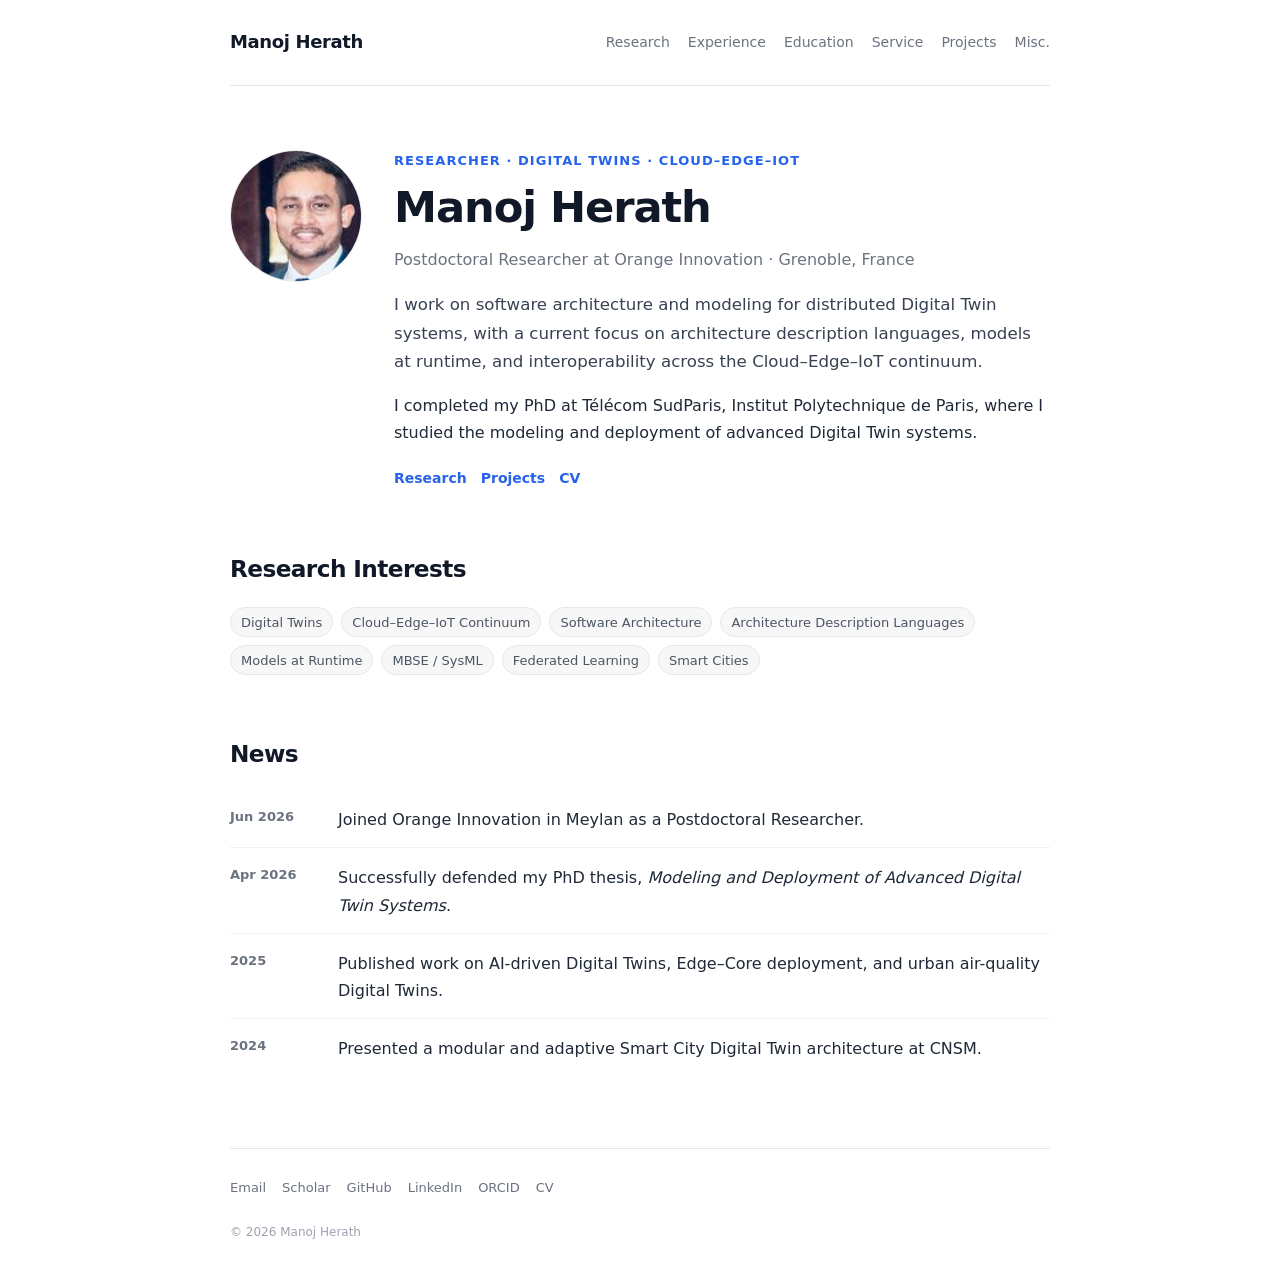
<file: index.html>
<!doctype html>
<html lang="en">
  <head>
    <meta charset="UTF-8" />
    <meta name="viewport" content="width=device-width, initial-scale=1.0" />
    <meta
      name="description"
      content="Home — Manoj Herath, Postdoctoral Researcher at Orange Innovation."
    />
    <title>Home | Manoj Herath</title>
    <link rel="stylesheet" href="style.css" />
  </head>
  <body>
    <div class="page">
      <header class="topbar">
        <a class="brand" href="index.html">Manoj Herath</a>
        <nav>
          <a href="research.html">Research</a>
          <a href="experience.html">Experience</a>
          <a href="education.html">Education</a>
          <a href="service.html">Service</a>
          <a href="projects.html">Projects</a>
          <a href="misc.html">Misc.</a>
        </nav>
      </header>
      <main>
        <section class="intro-grid">
          <img
            src="profile.jpg"
            alt="Portrait of Manoj Herath"
            class="profile-photo"
          />

          <div>
            <p class="eyebrow">Researcher · Digital Twins · Cloud–Edge–IoT</p>
            <h1>Manoj Herath</h1>
            <p class="role">
              Postdoctoral Researcher at Orange Innovation · Grenoble, France
            </p>

            <p class="lead">
              I work on software architecture and modeling for distributed
              Digital Twin systems, with a current focus on architecture
              description languages, models at runtime, and interoperability
              across the Cloud–Edge–IoT continuum.
            </p>

            <p>
              I completed my PhD at Télécom SudParis, Institut Polytechnique de
              Paris, where I studied the modeling and deployment of advanced
              Digital Twin systems.
            </p>

            <div class="quick-links">
              <a href="research.html">Research</a>
              <a href="projects.html">Projects</a>
              <a href="CV_Manoj.pdf" target="_blank" rel="noopener noreferrer"
                >CV</a
              >
            </div>
          </div>
        </section>

        <section>
          <h2>Research Interests</h2>
          <div class="tags">
            <span class="tag">Digital Twins</span>
            <span class="tag">Cloud–Edge–IoT Continuum</span>
            <span class="tag">Software Architecture</span>
            <span class="tag">Architecture Description Languages</span>
            <span class="tag">Models at Runtime</span>
            <span class="tag">MBSE / SysML</span>
            <span class="tag">Federated Learning</span>
            <span class="tag">Smart Cities</span>
          </div>
        </section>

        <section>
          <h2>News</h2>
          <div class="news-list">
            <div class="news-item">
              <span class="news-date">Jun 2026</span>
              <p>
                Joined Orange Innovation in Meylan as a Postdoctoral Researcher.
              </p>
            </div>
            <div class="news-item">
              <span class="news-date">Apr 2026</span>
              <p>
                Successfully defended my PhD thesis,
                <em>Modeling and Deployment of Advanced Digital Twin Systems</em
                >.
              </p>
            </div>
            <div class="news-item">
              <span class="news-date">2025</span>
              <p>
                Published work on AI-driven Digital Twins, Edge–Core deployment,
                and urban air-quality Digital Twins.
              </p>
            </div>
            <div class="news-item">
              <span class="news-date">2024</span>
              <p>
                Presented a modular and adaptive Smart City Digital Twin
                architecture at CNSM.
              </p>
            </div>
          </div>
        </section>
      </main>
      <footer>
        <a href="mailto:hcmherath@gmail.com">Email</a>
        <a
          href="https://scholar.google.com/citations?user=vUGQpaoAAAAJ&amp;hl=en"
          target="_blank"
          rel="noopener noreferrer"
          >Scholar</a
        >
        <a
          href="https://github.com/manojherath"
          target="_blank"
          rel="noopener noreferrer"
          >GitHub</a
        >
        <a
          href="https://www.linkedin.com/in/manoj-herath-5857ba28/"
          target="_blank"
          rel="noopener noreferrer"
          >LinkedIn</a
        >
        <a
          href="https://orcid.org/0000-0001-5256-8552"
          target="_blank"
          rel="noopener noreferrer"
          >ORCID</a
        >
        <a href="CV_Manoj.pdf" target="_blank" rel="noopener noreferrer">CV</a>
        <p class="footer-copy">© 2026 Manoj Herath</p>
      </footer>
    </div>
  </body>
</html>
</file>
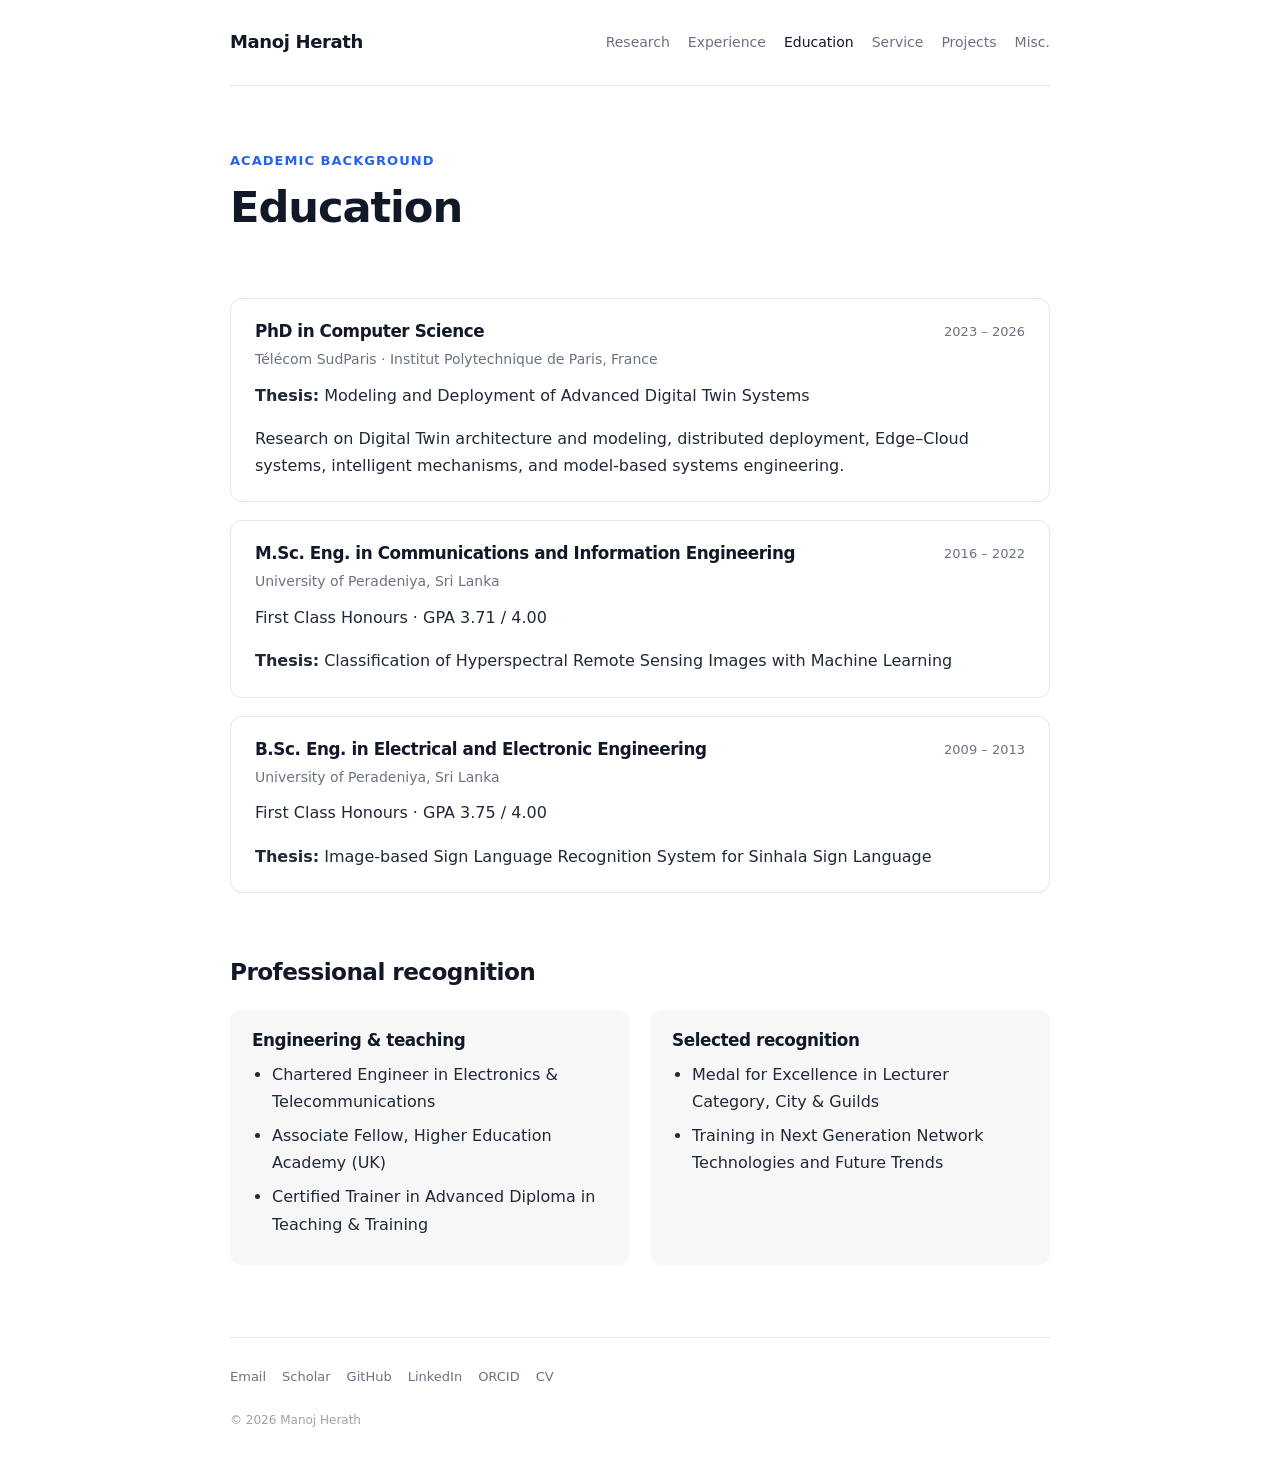
<file: education.html>
<!doctype html>
<html lang="en">
<head>
  <meta charset="UTF-8" />
  <meta name="viewport" content="width=device-width, initial-scale=1.0" />
  <meta name="description" content="Education — Manoj Herath, Postdoctoral Researcher at Orange Innovation." />
  <title>Education | Manoj Herath</title>
  <link rel="stylesheet" href="style.css" />
</head>
<body>
  <div class="page">
    <header class="topbar">
  <a class="brand" href="index.html">Manoj Herath</a>
  <nav>
    <a href="research.html">Research</a>
    <a href="experience.html">Experience</a>
    <a href="education.html" aria-current="page">Education</a>
    <a href="service.html">Service</a>
    <a href="projects.html">Projects</a>
    <a href="misc.html">Misc.</a>
  </nav>
</header>
    <main>

      <section>
        <p class="eyebrow">Academic background</p>
        <h1>Education</h1>
      </section>

      <section class="card-list">

        <article class="card">
          <div class="card-header">
            <div>
              <h3>PhD in Computer Science</h3>
              <p class="meta">Télécom SudParis · Institut Polytechnique de Paris, France</p>
            </div>
            <span class="card-period">2023 – 2026</span>
          </div>
          <p><strong>Thesis:</strong> Modeling and Deployment of Advanced Digital Twin Systems</p>
          <p>
            Research on Digital Twin architecture and modeling, distributed deployment,
            Edge–Cloud systems, intelligent mechanisms, and model-based systems engineering.
          </p>
        </article>

        <article class="card">
          <div class="card-header">
            <div>
              <h3>M.Sc. Eng. in Communications and Information Engineering</h3>
              <p class="meta">University of Peradeniya, Sri Lanka</p>
            </div>
            <span class="card-period">2016 – 2022</span>
          </div>
          <p>First Class Honours · GPA 3.71 / 4.00</p>
          <p><strong>Thesis:</strong> Classification of Hyperspectral Remote Sensing Images with Machine Learning</p>
        </article>

        <article class="card">
          <div class="card-header">
            <div>
              <h3>B.Sc. Eng. in Electrical and Electronic Engineering</h3>
              <p class="meta">University of Peradeniya, Sri Lanka</p>
            </div>
            <span class="card-period">2009 – 2013</span>
          </div>
          <p>First Class Honours · GPA 3.75 / 4.00</p>
          <p><strong>Thesis:</strong> Image-based Sign Language Recognition System for Sinhala Sign Language</p>
        </article>

      </section>

      <section>
        <h2>Professional recognition</h2>
        <div class="two-column">
          <div class="info-box">
            <h3>Engineering & teaching</h3>
            <ul class="clean-list">
              <li>Chartered Engineer in Electronics & Telecommunications</li>
              <li>Associate Fellow, Higher Education Academy (UK)</li>
              <li>Certified Trainer in Advanced Diploma in Teaching & Training</li>
            </ul>
          </div>
          <div class="info-box">
            <h3>Selected recognition</h3>
            <ul class="clean-list">
              <li>Medal for Excellence in Lecturer Category, City & Guilds</li>
              <li>Training in Next Generation Network Technologies and Future Trends</li>
            </ul>
          </div>
        </div>
      </section>

    </main>
    <footer>
  <a href="mailto:hcmherath@gmail.com">Email</a>
  <a href="https://scholar.google.com/citations?user=vUGQpaoAAAAJ&amp;hl=en" target="_blank" rel="noopener noreferrer">Scholar</a>
  <a href="https://github.com/manojherath" target="_blank" rel="noopener noreferrer">GitHub</a>
  <a href="https://www.linkedin.com/in/manoj-herath-5857ba28/" target="_blank" rel="noopener noreferrer">LinkedIn</a>
  <a href="https://orcid.org/0000-0001-5256-8552" target="_blank" rel="noopener noreferrer">ORCID</a>
  <a href="CV_Manoj.pdf" target="_blank" rel="noopener noreferrer">CV</a>
  <p class="footer-copy">© 2026 Manoj Herath</p>
</footer>
  </div>
</body>
</html>
</file>
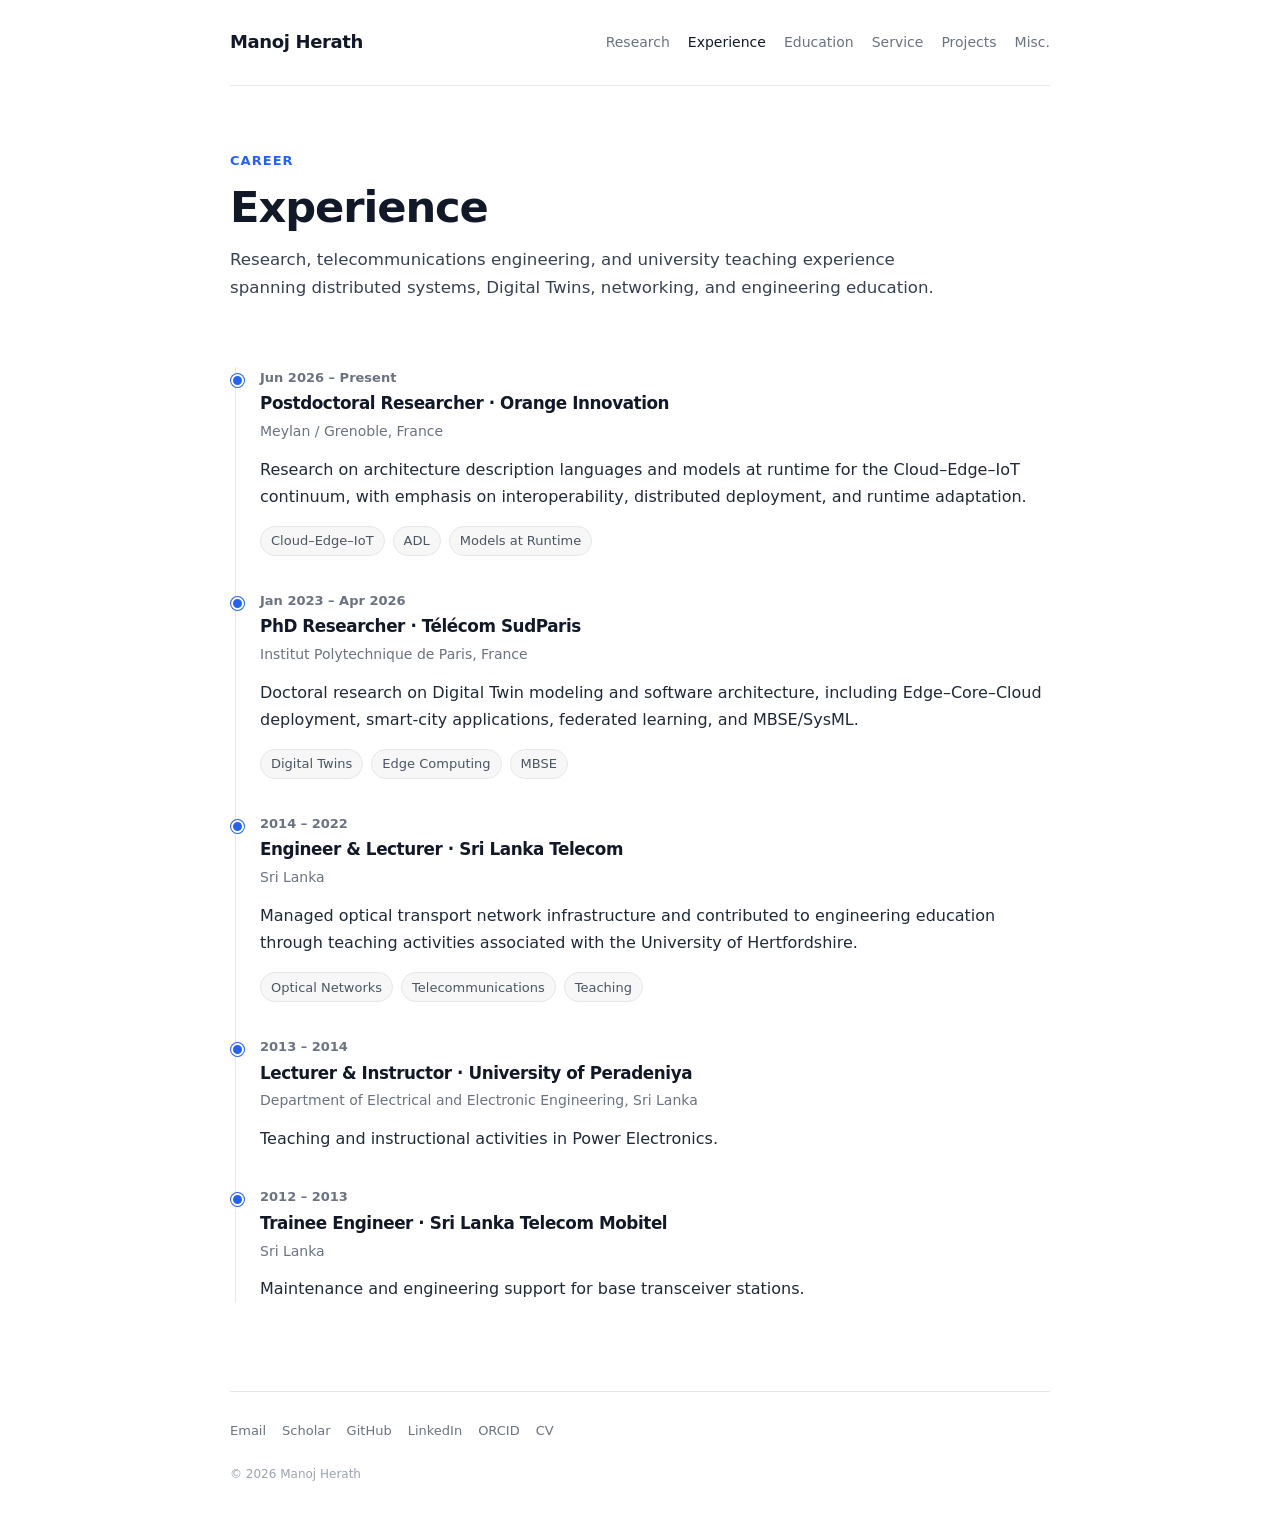
<file: experience.html>
<!doctype html>
<html lang="en">
<head>
  <meta charset="UTF-8" />
  <meta name="viewport" content="width=device-width, initial-scale=1.0" />
  <meta name="description" content="Experience — Manoj Herath, Postdoctoral Researcher at Orange Innovation." />
  <title>Experience | Manoj Herath</title>
  <link rel="stylesheet" href="style.css" />
</head>
<body>
  <div class="page">
    <header class="topbar">
  <a class="brand" href="index.html">Manoj Herath</a>
  <nav>
    <a href="research.html">Research</a>
    <a href="experience.html" aria-current="page">Experience</a>
    <a href="education.html">Education</a>
    <a href="service.html">Service</a>
    <a href="projects.html">Projects</a>
    <a href="misc.html">Misc.</a>
  </nav>
</header>
    <main>

      <section>
        <p class="eyebrow">Career</p>
        <h1>Experience</h1>
        <p class="lead">
          Research, telecommunications engineering, and university teaching experience
          spanning distributed systems, Digital Twins, networking, and engineering education.
        </p>
      </section>

      <section class="timeline">

        <article class="timeline-item">
          <div class="timeline-period">Jun 2026 – Present</div>
          <h3>Postdoctoral Researcher · Orange Innovation</h3>
          <p class="meta">Meylan / Grenoble, France</p>
          <p>
            Research on architecture description languages and models at runtime for the
            Cloud–Edge–IoT continuum, with emphasis on interoperability, distributed
            deployment, and runtime adaptation.
          </p>
          <div class="tags">
            <span class="tag">Cloud–Edge–IoT</span><span class="tag">ADL</span><span class="tag">Models at Runtime</span>
          </div>
        </article>

        <article class="timeline-item">
          <div class="timeline-period">Jan 2023 – Apr 2026</div>
          <h3>PhD Researcher · Télécom SudParis</h3>
          <p class="meta">Institut Polytechnique de Paris, France</p>
          <p>
            Doctoral research on Digital Twin modeling and software architecture, including
            Edge–Core–Cloud deployment, smart-city applications, federated learning,
            and MBSE/SysML.
          </p>
          <div class="tags">
            <span class="tag">Digital Twins</span><span class="tag">Edge Computing</span><span class="tag">MBSE</span>
          </div>
        </article>

        <article class="timeline-item">
          <div class="timeline-period">2014 – 2022</div>
          <h3>Engineer & Lecturer · Sri Lanka Telecom</h3>
          <p class="meta">Sri Lanka</p>
          <p>
            Managed optical transport network infrastructure and contributed to engineering
            education through teaching activities associated with the University of Hertfordshire.
          </p>
          <div class="tags">
            <span class="tag">Optical Networks</span><span class="tag">Telecommunications</span><span class="tag">Teaching</span>
          </div>
        </article>

        <article class="timeline-item">
          <div class="timeline-period">2013 – 2014</div>
          <h3>Lecturer & Instructor · University of Peradeniya</h3>
          <p class="meta">Department of Electrical and Electronic Engineering, Sri Lanka</p>
          <p>Teaching and instructional activities in Power Electronics.</p>
        </article>

        <article class="timeline-item">
          <div class="timeline-period">2012 – 2013</div>
          <h3>Trainee Engineer · Sri Lanka Telecom Mobitel</h3>
          <p class="meta">Sri Lanka</p>
          <p>Maintenance and engineering support for base transceiver stations.</p>
        </article>

      </section>

    </main>
    <footer>
  <a href="mailto:hcmherath@gmail.com">Email</a>
  <a href="https://scholar.google.com/citations?user=vUGQpaoAAAAJ&amp;hl=en" target="_blank" rel="noopener noreferrer">Scholar</a>
  <a href="https://github.com/manojherath" target="_blank" rel="noopener noreferrer">GitHub</a>
  <a href="https://www.linkedin.com/in/manoj-herath-5857ba28/" target="_blank" rel="noopener noreferrer">LinkedIn</a>
  <a href="https://orcid.org/0000-0001-5256-8552" target="_blank" rel="noopener noreferrer">ORCID</a>
  <a href="CV_Manoj.pdf" target="_blank" rel="noopener noreferrer">CV</a>
  <p class="footer-copy">© 2026 Manoj Herath</p>
</footer>
  </div>
</body>
</html>
</file>
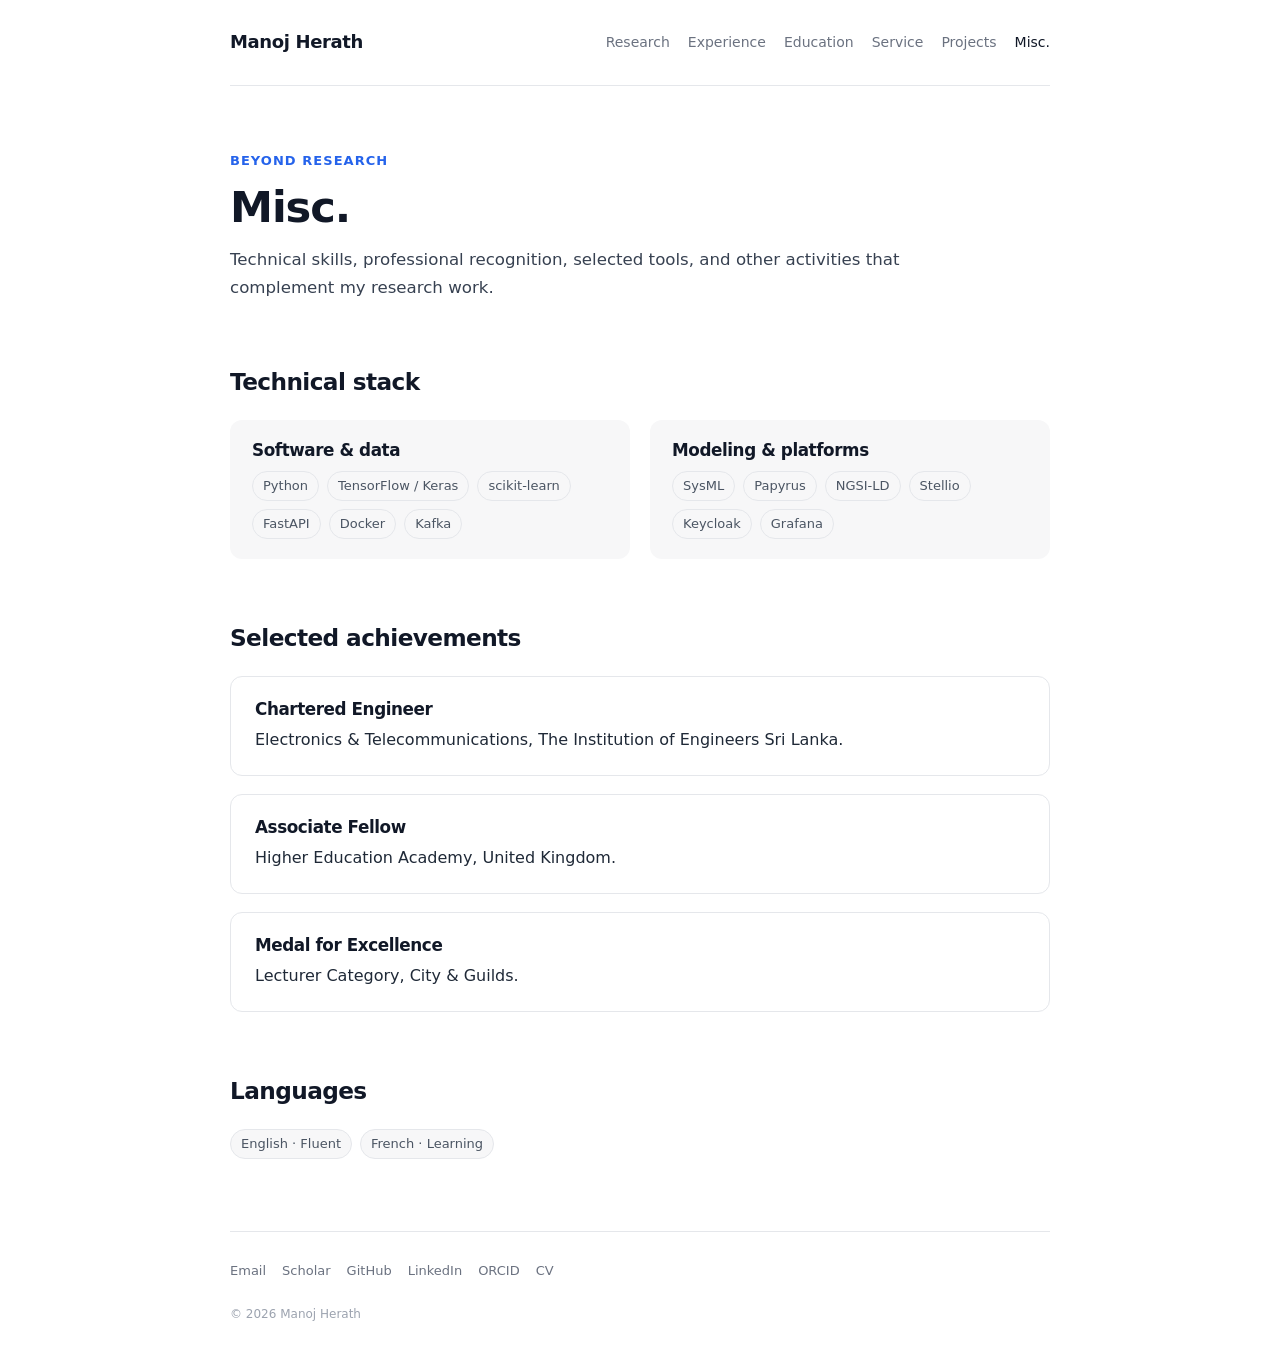
<file: misc.html>
<!doctype html>
<html lang="en">
<head>
  <meta charset="UTF-8" />
  <meta name="viewport" content="width=device-width, initial-scale=1.0" />
  <meta name="description" content="Misc. — Manoj Herath, Postdoctoral Researcher at Orange Innovation." />
  <title>Misc. | Manoj Herath</title>
  <link rel="stylesheet" href="style.css" />
</head>
<body>
  <div class="page">
    <header class="topbar">
  <a class="brand" href="index.html">Manoj Herath</a>
  <nav>
    <a href="research.html">Research</a>
    <a href="experience.html">Experience</a>
    <a href="education.html">Education</a>
    <a href="service.html">Service</a>
    <a href="projects.html">Projects</a>
    <a href="misc.html" aria-current="page">Misc.</a>
  </nav>
</header>
    <main>

      <section>
        <p class="eyebrow">Beyond research</p>
        <h1>Misc.</h1>
        <p class="lead">
          Technical skills, professional recognition, selected tools, and other
          activities that complement my research work.
        </p>
      </section>

      <section>
        <h2>Technical stack</h2>
        <div class="two-column">
          <div class="info-box">
            <h3>Software & data</h3>
            <div class="tags">
              <span class="tag">Python</span><span class="tag">TensorFlow / Keras</span><span class="tag">scikit-learn</span>
              <span class="tag">FastAPI</span><span class="tag">Docker</span><span class="tag">Kafka</span>
            </div>
          </div>
          <div class="info-box">
            <h3>Modeling & platforms</h3>
            <div class="tags">
              <span class="tag">SysML</span><span class="tag">Papyrus</span><span class="tag">NGSI-LD</span>
              <span class="tag">Stellio</span><span class="tag">Keycloak</span><span class="tag">Grafana</span>
            </div>
          </div>
        </div>
      </section>

      <section>
        <h2>Selected achievements</h2>
        <div class="card-list">
          <article class="card">
            <h3>Chartered Engineer</h3>
            <p>Electronics & Telecommunications, The Institution of Engineers Sri Lanka.</p>
          </article>
          <article class="card">
            <h3>Associate Fellow</h3>
            <p>Higher Education Academy, United Kingdom.</p>
          </article>
          <article class="card">
            <h3>Medal for Excellence</h3>
            <p>Lecturer Category, City & Guilds.</p>
          </article>
        </div>
      </section>

      <section>
        <h2>Languages</h2>
        <div class="tags">
          <span class="tag">English · Fluent</span>
          <span class="tag">French · Learning</span>
        </div>
      </section>

    </main>
    <footer>
  <a href="mailto:hcmherath@gmail.com">Email</a>
  <a href="https://scholar.google.com/citations?user=vUGQpaoAAAAJ&amp;hl=en" target="_blank" rel="noopener noreferrer">Scholar</a>
  <a href="https://github.com/manojherath" target="_blank" rel="noopener noreferrer">GitHub</a>
  <a href="https://www.linkedin.com/in/manoj-herath-5857ba28/" target="_blank" rel="noopener noreferrer">LinkedIn</a>
  <a href="https://orcid.org/0000-0001-5256-8552" target="_blank" rel="noopener noreferrer">ORCID</a>
  <a href="CV_Manoj.pdf" target="_blank" rel="noopener noreferrer">CV</a>
  <p class="footer-copy">© 2026 Manoj Herath</p>
</footer>
  </div>
</body>
</html>
</file>
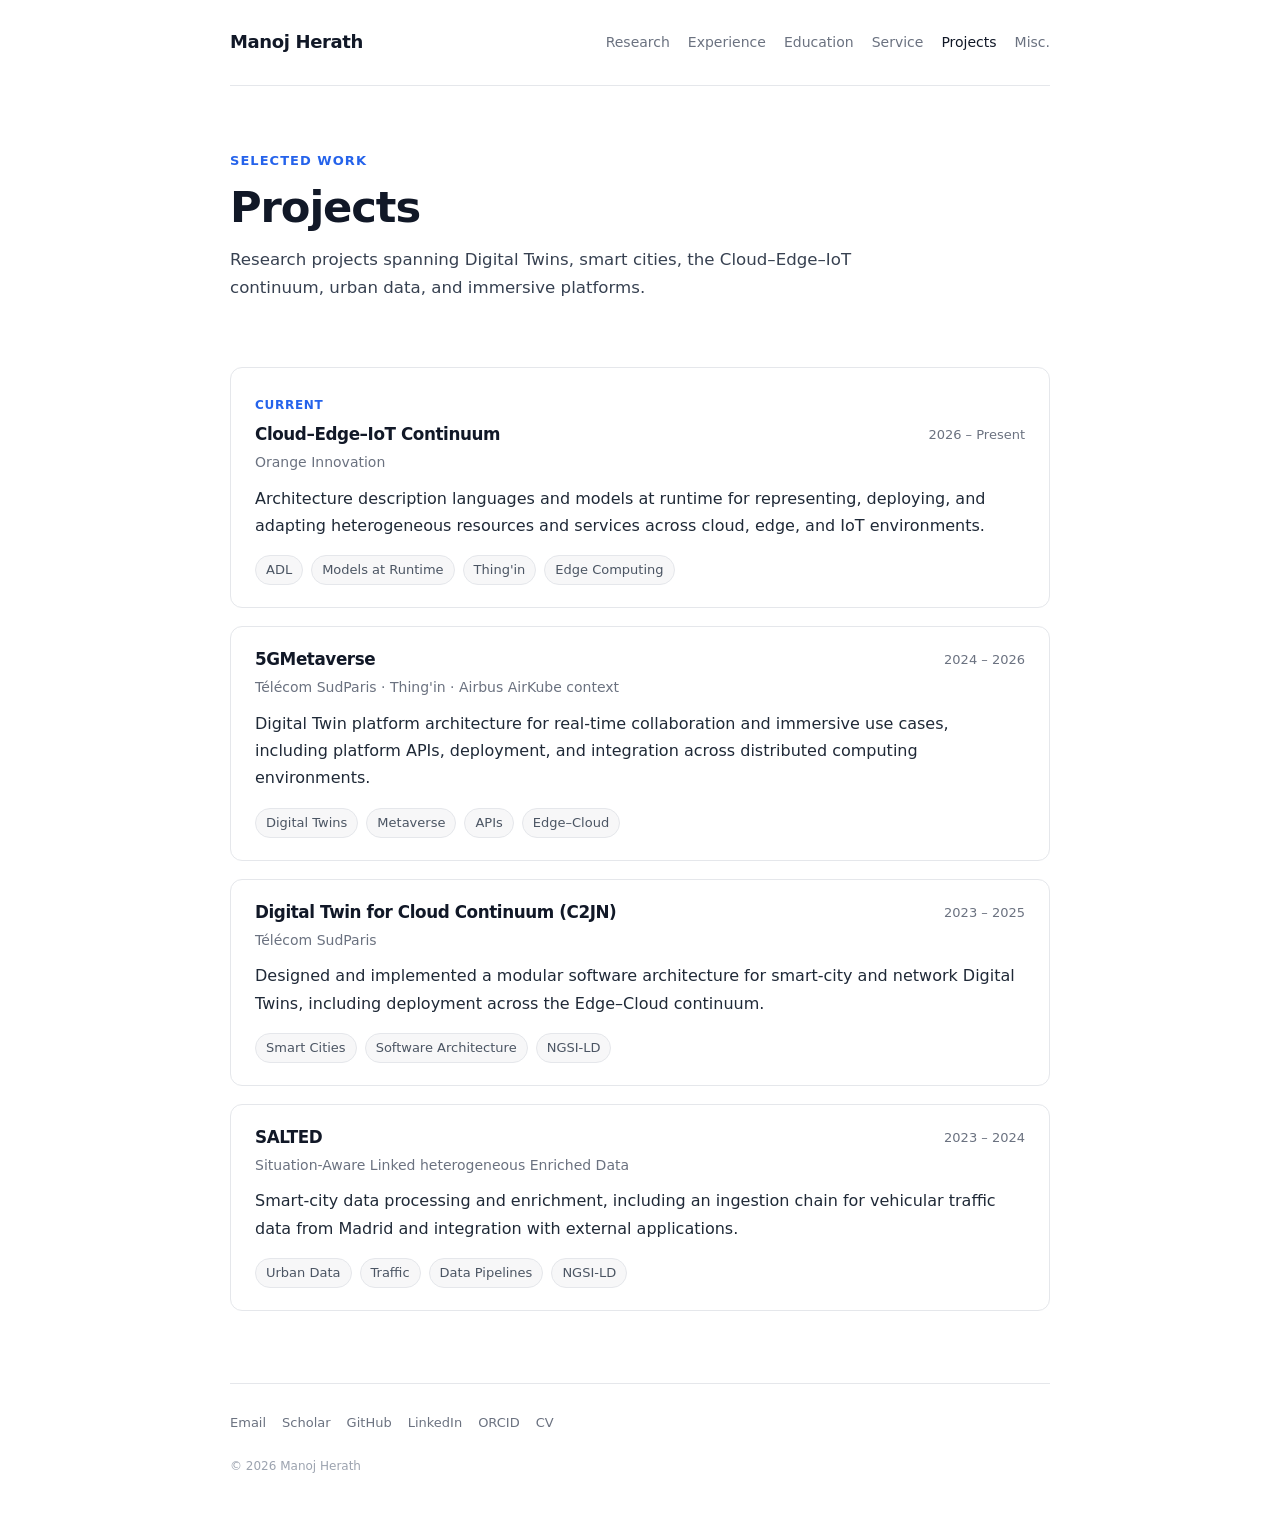
<file: projects.html>
<!doctype html>
<html lang="en">
<head>
  <meta charset="UTF-8" />
  <meta name="viewport" content="width=device-width, initial-scale=1.0" />
  <meta name="description" content="Projects — Manoj Herath, Postdoctoral Researcher at Orange Innovation." />
  <title>Projects | Manoj Herath</title>
  <link rel="stylesheet" href="style.css" />
</head>
<body>
  <div class="page">
    <header class="topbar">
  <a class="brand" href="index.html">Manoj Herath</a>
  <nav>
    <a href="research.html">Research</a>
    <a href="experience.html">Experience</a>
    <a href="education.html">Education</a>
    <a href="service.html">Service</a>
    <a href="projects.html" aria-current="page">Projects</a>
    <a href="misc.html">Misc.</a>
  </nav>
</header>
    <main>

      <section>
        <p class="eyebrow">Selected work</p>
        <h1>Projects</h1>
        <p class="lead">
          Research projects spanning Digital Twins, smart cities, the Cloud–Edge–IoT
          continuum, urban data, and immersive platforms.
        </p>
      </section>

      <section class="card-list">

        <article class="card project-card">
          <span class="project-badge">Current</span>
          <div class="card-header">
            <div>
              <h3>Cloud–Edge–IoT Continuum</h3>
              <p class="meta">Orange Innovation</p>
            </div>
            <span class="card-period">2026 – Present</span>
          </div>
          <p>
            Architecture description languages and models at runtime for representing,
            deploying, and adapting heterogeneous resources and services across cloud,
            edge, and IoT environments.
          </p>
          <div class="tags">
            <span class="tag">ADL</span><span class="tag">Models at Runtime</span><span class="tag">Thing'in</span><span class="tag">Edge Computing</span>
          </div>
        </article>

        <article class="card project-card">
          <div class="card-header">
            <div>
              <h3>5GMetaverse</h3>
              <p class="meta">Télécom SudParis · Thing'in · Airbus AirKube context</p>
            </div>
            <span class="card-period">2024 – 2026</span>
          </div>
          <p>
            Digital Twin platform architecture for real-time collaboration and immersive
            use cases, including platform APIs, deployment, and integration across
            distributed computing environments.
          </p>
          <div class="tags">
            <span class="tag">Digital Twins</span><span class="tag">Metaverse</span><span class="tag">APIs</span><span class="tag">Edge–Cloud</span>
          </div>
        </article>

        <article class="card project-card">
          <div class="card-header">
            <div>
              <h3>Digital Twin for Cloud Continuum (C2JN)</h3>
              <p class="meta">Télécom SudParis</p>
            </div>
            <span class="card-period">2023 – 2025</span>
          </div>
          <p>
            Designed and implemented a modular software architecture for smart-city and
            network Digital Twins, including deployment across the Edge–Cloud continuum.
          </p>
          <div class="tags">
            <span class="tag">Smart Cities</span><span class="tag">Software Architecture</span><span class="tag">NGSI-LD</span>
          </div>
        </article>

        <article class="card project-card">
          <div class="card-header">
            <div>
              <h3>SALTED</h3>
              <p class="meta">Situation-Aware Linked heterogeneous Enriched Data</p>
            </div>
            <span class="card-period">2023 – 2024</span>
          </div>
          <p>
            Smart-city data processing and enrichment, including an ingestion chain for
            vehicular traffic data from Madrid and integration with external applications.
          </p>
          <div class="tags">
            <span class="tag">Urban Data</span><span class="tag">Traffic</span><span class="tag">Data Pipelines</span><span class="tag">NGSI-LD</span>
          </div>
        </article>

      </section>

    </main>
    <footer>
  <a href="mailto:hcmherath@gmail.com">Email</a>
  <a href="https://scholar.google.com/citations?user=vUGQpaoAAAAJ&amp;hl=en" target="_blank" rel="noopener noreferrer">Scholar</a>
  <a href="https://github.com/manojherath" target="_blank" rel="noopener noreferrer">GitHub</a>
  <a href="https://www.linkedin.com/in/manoj-herath-5857ba28/" target="_blank" rel="noopener noreferrer">LinkedIn</a>
  <a href="https://orcid.org/0000-0001-5256-8552" target="_blank" rel="noopener noreferrer">ORCID</a>
  <a href="CV_Manoj.pdf" target="_blank" rel="noopener noreferrer">CV</a>
  <p class="footer-copy">© 2026 Manoj Herath</p>
</footer>
  </div>
</body>
</html>
</file>
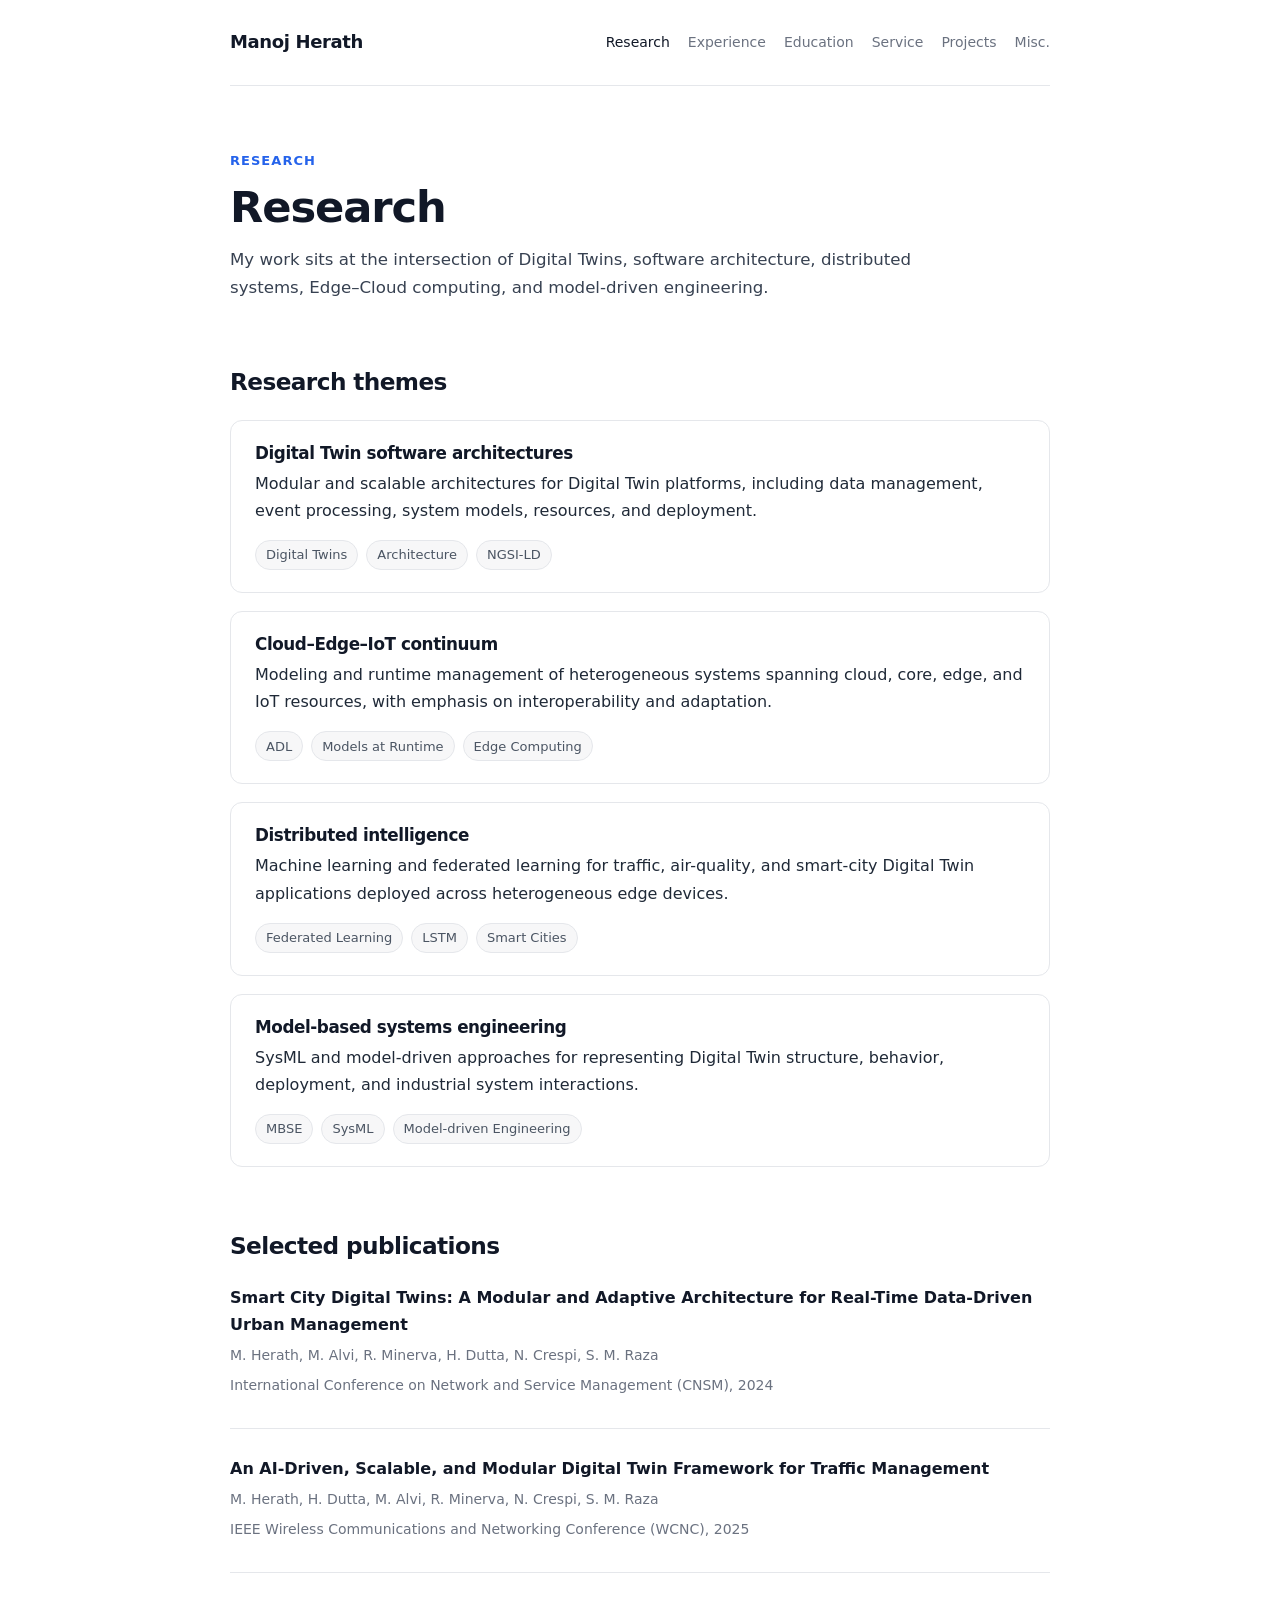
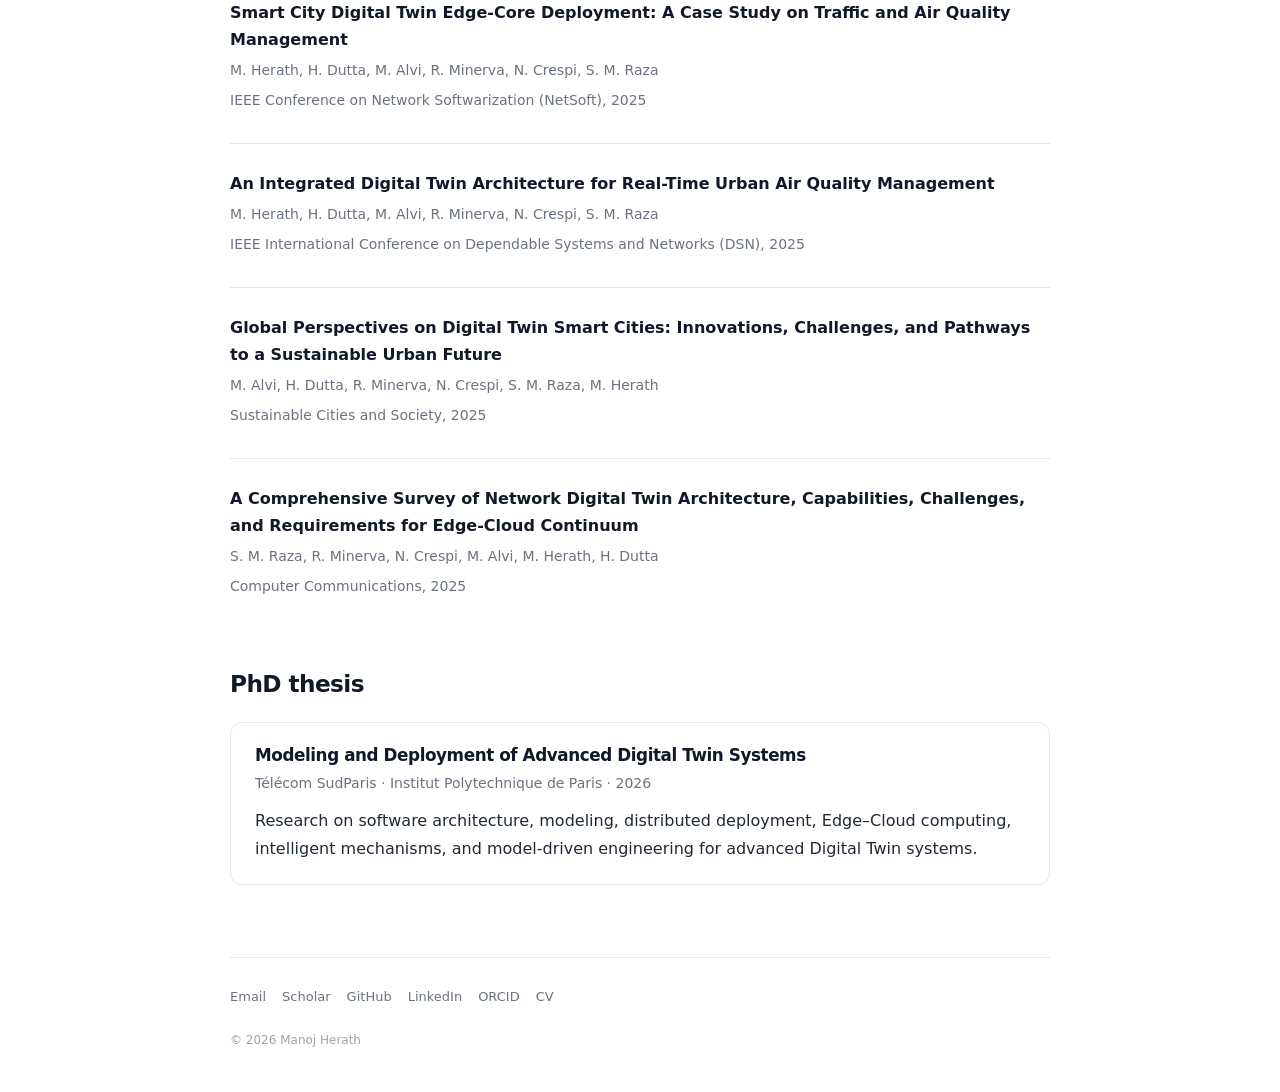
<file: research.html>
<!doctype html>
<html lang="en">
<head>
  <meta charset="UTF-8" />
  <meta name="viewport" content="width=device-width, initial-scale=1.0" />
  <meta name="description" content="Research — Manoj Herath, Postdoctoral Researcher at Orange Innovation." />
  <title>Research | Manoj Herath</title>
  <link rel="stylesheet" href="style.css" />
</head>
<body>
  <div class="page">
    <header class="topbar">
  <a class="brand" href="index.html">Manoj Herath</a>
  <nav>
    <a href="research.html" aria-current="page">Research</a>
    <a href="experience.html">Experience</a>
    <a href="education.html">Education</a>
    <a href="service.html">Service</a>
    <a href="projects.html">Projects</a>
    <a href="misc.html">Misc.</a>
  </nav>
</header>
    <main>

      <section>
        <p class="eyebrow">Research</p>
        <h1>Research</h1>
        <p class="lead">
          My work sits at the intersection of Digital Twins, software architecture,
          distributed systems, Edge–Cloud computing, and model-driven engineering.
        </p>
      </section>

      <section>
        <h2>Research themes</h2>
        <div class="card-list">
          <article class="card">
            <h3>Digital Twin software architectures</h3>
            <p>
              Modular and scalable architectures for Digital Twin platforms, including
              data management, event processing, system models, resources, and deployment.
            </p>
            <div class="tags">
              <span class="tag">Digital Twins</span><span class="tag">Architecture</span><span class="tag">NGSI-LD</span>
            </div>
          </article>

          <article class="card">
            <h3>Cloud–Edge–IoT continuum</h3>
            <p>
              Modeling and runtime management of heterogeneous systems spanning cloud,
              core, edge, and IoT resources, with emphasis on interoperability and adaptation.
            </p>
            <div class="tags">
              <span class="tag">ADL</span><span class="tag">Models at Runtime</span><span class="tag">Edge Computing</span>
            </div>
          </article>

          <article class="card">
            <h3>Distributed intelligence</h3>
            <p>
              Machine learning and federated learning for traffic, air-quality, and
              smart-city Digital Twin applications deployed across heterogeneous edge devices.
            </p>
            <div class="tags">
              <span class="tag">Federated Learning</span><span class="tag">LSTM</span><span class="tag">Smart Cities</span>
            </div>
          </article>

          <article class="card">
            <h3>Model-based systems engineering</h3>
            <p>
              SysML and model-driven approaches for representing Digital Twin structure,
              behavior, deployment, and industrial system interactions.
            </p>
            <div class="tags">
              <span class="tag">MBSE</span><span class="tag">SysML</span><span class="tag">Model-driven Engineering</span>
            </div>
          </article>
        </div>
      </section>

      <section>
        <h2>Selected publications</h2>
        <div class="publication-list">

          <article class="publication">
            <div class="publication-title">Smart City Digital Twins: A Modular and Adaptive Architecture for Real-Time Data-Driven Urban Management</div>
            <div class="publication-authors">M. Herath, M. Alvi, R. Minerva, H. Dutta, N. Crespi, S. M. Raza</div>
            <div class="publication-venue">International Conference on Network and Service Management (CNSM), 2024</div>
          </article>

          <article class="publication">
            <div class="publication-title">An AI-Driven, Scalable, and Modular Digital Twin Framework for Traffic Management</div>
            <div class="publication-authors">M. Herath, H. Dutta, M. Alvi, R. Minerva, N. Crespi, S. M. Raza</div>
            <div class="publication-venue">IEEE Wireless Communications and Networking Conference (WCNC), 2025</div>
          </article>

          <article class="publication">
            <div class="publication-title">Smart City Digital Twin Edge-Core Deployment: A Case Study on Traffic and Air Quality Management</div>
            <div class="publication-authors">M. Herath, H. Dutta, M. Alvi, R. Minerva, N. Crespi, S. M. Raza</div>
            <div class="publication-venue">IEEE Conference on Network Softwarization (NetSoft), 2025</div>
          </article>

          <article class="publication">
            <div class="publication-title">An Integrated Digital Twin Architecture for Real-Time Urban Air Quality Management</div>
            <div class="publication-authors">M. Herath, H. Dutta, M. Alvi, R. Minerva, N. Crespi, S. M. Raza</div>
            <div class="publication-venue">IEEE International Conference on Dependable Systems and Networks (DSN), 2025</div>
          </article>

          <article class="publication">
            <div class="publication-title">Global Perspectives on Digital Twin Smart Cities: Innovations, Challenges, and Pathways to a Sustainable Urban Future</div>
            <div class="publication-authors">M. Alvi, H. Dutta, R. Minerva, N. Crespi, S. M. Raza, M. Herath</div>
            <div class="publication-venue">Sustainable Cities and Society, 2025</div>
          </article>

          <article class="publication">
            <div class="publication-title">A Comprehensive Survey of Network Digital Twin Architecture, Capabilities, Challenges, and Requirements for Edge-Cloud Continuum</div>
            <div class="publication-authors">S. M. Raza, R. Minerva, N. Crespi, M. Alvi, M. Herath, H. Dutta</div>
            <div class="publication-venue">Computer Communications, 2025</div>
          </article>

        </div>
      </section>

      <section>
        <h2>PhD thesis</h2>
        <article class="card">
          <h3>Modeling and Deployment of Advanced Digital Twin Systems</h3>
          <p class="meta">Télécom SudParis · Institut Polytechnique de Paris · 2026</p>
          <p>
            Research on software architecture, modeling, distributed deployment,
            Edge–Cloud computing, intelligent mechanisms, and model-driven engineering
            for advanced Digital Twin systems.
          </p>
        </article>
      </section>

    </main>
    <footer>
  <a href="mailto:hcmherath@gmail.com">Email</a>
  <a href="https://scholar.google.com/citations?user=vUGQpaoAAAAJ&amp;hl=en" target="_blank" rel="noopener noreferrer">Scholar</a>
  <a href="https://github.com/manojherath" target="_blank" rel="noopener noreferrer">GitHub</a>
  <a href="https://www.linkedin.com/in/manoj-herath-5857ba28/" target="_blank" rel="noopener noreferrer">LinkedIn</a>
  <a href="https://orcid.org/0000-0001-5256-8552" target="_blank" rel="noopener noreferrer">ORCID</a>
  <a href="CV_Manoj.pdf" target="_blank" rel="noopener noreferrer">CV</a>
  <p class="footer-copy">© 2026 Manoj Herath</p>
</footer>
  </div>
</body>
</html>
</file>
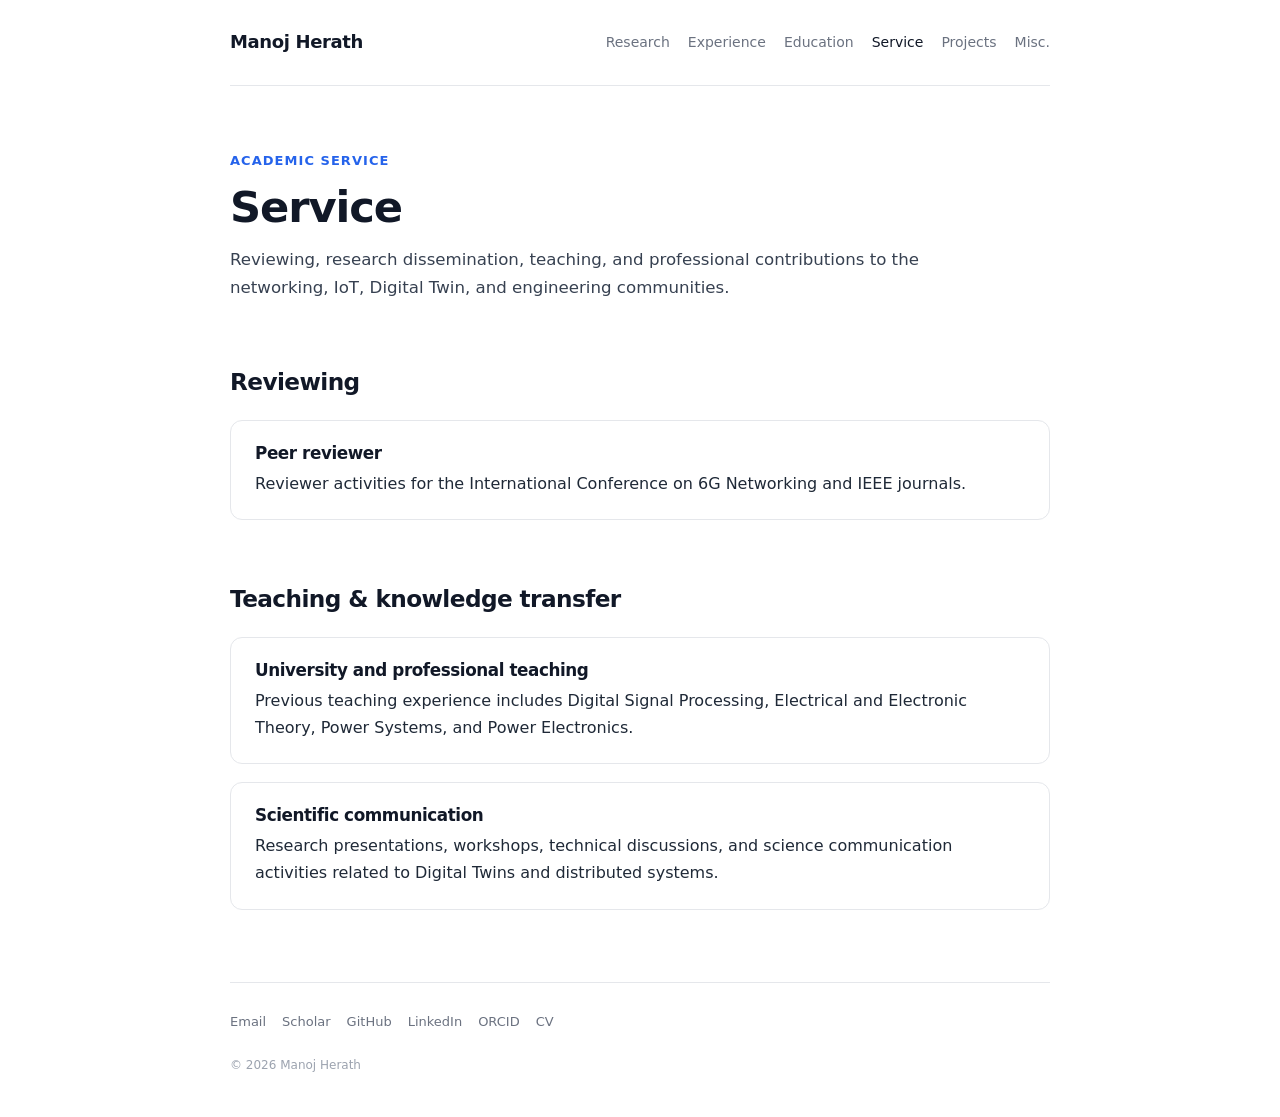
<file: service.html>
<!doctype html>
<html lang="en">
<head>
  <meta charset="UTF-8" />
  <meta name="viewport" content="width=device-width, initial-scale=1.0" />
  <meta name="description" content="Service — Manoj Herath, Postdoctoral Researcher at Orange Innovation." />
  <title>Service | Manoj Herath</title>
  <link rel="stylesheet" href="style.css" />
</head>
<body>
  <div class="page">
    <header class="topbar">
  <a class="brand" href="index.html">Manoj Herath</a>
  <nav>
    <a href="research.html">Research</a>
    <a href="experience.html">Experience</a>
    <a href="education.html">Education</a>
    <a href="service.html" aria-current="page">Service</a>
    <a href="projects.html">Projects</a>
    <a href="misc.html">Misc.</a>
  </nav>
</header>
    <main>

      <section>
        <p class="eyebrow">Academic service</p>
        <h1>Service</h1>
        <p class="lead">
          Reviewing, research dissemination, teaching, and professional contributions
          to the networking, IoT, Digital Twin, and engineering communities.
        </p>
      </section>

      <section>
        <h2>Reviewing</h2>
        <div class="card-list">
          <article class="card">
            <h3>Peer reviewer</h3>
            <p>
              Reviewer activities for the International Conference on 6G Networking
              and IEEE journals.
            </p>
          </article>
        </div>
      </section>

      <section>
        <h2>Teaching & knowledge transfer</h2>
        <div class="card-list">
          <article class="card">
            <h3>University and professional teaching</h3>
            <p>
              Previous teaching experience includes Digital Signal Processing,
              Electrical and Electronic Theory, Power Systems, and Power Electronics.
            </p>
          </article>

          <article class="card">
            <h3>Scientific communication</h3>
            <p>
              Research presentations, workshops, technical discussions, and science
              communication activities related to Digital Twins and distributed systems.
            </p>
          </article>
        </div>
      </section>

    </main>
    <footer>
  <a href="mailto:hcmherath@gmail.com">Email</a>
  <a href="https://scholar.google.com/citations?user=vUGQpaoAAAAJ&amp;hl=en" target="_blank" rel="noopener noreferrer">Scholar</a>
  <a href="https://github.com/manojherath" target="_blank" rel="noopener noreferrer">GitHub</a>
  <a href="https://www.linkedin.com/in/manoj-herath-5857ba28/" target="_blank" rel="noopener noreferrer">LinkedIn</a>
  <a href="https://orcid.org/0000-0001-5256-8552" target="_blank" rel="noopener noreferrer">ORCID</a>
  <a href="CV_Manoj.pdf" target="_blank" rel="noopener noreferrer">CV</a>
  <p class="footer-copy">© 2026 Manoj Herath</p>
</footer>
  </div>
</body>
</html>
</file>
<file: style.css>
:root {
  --bg: #ffffff;
  --text: #1f2937;
  --heading: #111827;
  --muted: #6b7280;
  --subtle: #f7f7f8;
  --border: #e5e7eb;
  --accent: #2563eb;
  --accent-soft: #eff6ff;
  --max-width: 820px;
}

* {
  box-sizing: border-box;
}

html {
  scroll-behavior: smooth;
}

body {
  margin: 0;
  background: var(--bg);
  color: var(--text);
  font-family: Inter, ui-sans-serif, system-ui, -apple-system, BlinkMacSystemFont,
    "Segoe UI", sans-serif;
  font-size: 16px;
  line-height: 1.7;
  -webkit-font-smoothing: antialiased;
}

a {
  color: inherit;
}

.page {
  width: min(calc(100% - 40px), var(--max-width));
  margin: 0 auto;
}

.topbar {
  min-height: 86px;
  display: flex;
  align-items: center;
  justify-content: space-between;
  gap: 28px;
  border-bottom: 1px solid var(--border);
}

.brand {
  color: var(--heading);
  font-size: 18px;
  font-weight: 750;
  letter-spacing: -0.02em;
  text-decoration: none;
  white-space: nowrap;
}

nav {
  display: flex;
  flex-wrap: wrap;
  justify-content: flex-end;
  gap: 18px;
}

nav a {
  color: var(--muted);
  font-size: 14px;
  font-weight: 500;
  text-decoration: none;
  transition: color 0.15s ease;
}

nav a:hover,
nav a[aria-current="page"] {
  color: var(--heading);
}

main {
  padding: 64px 0 72px;
}

section {
  margin-bottom: 64px;
}

section:last-child {
  margin-bottom: 0;
}

h1,
h2,
h3 {
  color: var(--heading);
  line-height: 1.25;
  letter-spacing: -0.025em;
}

h1 {
  margin: 0 0 12px;
  font-size: clamp(2rem, 6vw, 2.7rem);
  font-weight: 760;
}

h2 {
  margin: 0 0 24px;
  font-size: 1.45rem;
  font-weight: 720;
}

h3 {
  margin: 0 0 6px;
  font-size: 1.05rem;
  font-weight: 680;
}

p {
  margin: 0 0 16px;
}

.lead {
  max-width: 720px;
  color: #374151;
  font-size: 1.04rem;
}

.muted,
.meta {
  color: var(--muted);
}

.meta {
  margin-bottom: 12px;
  font-size: 14px;
}

.eyebrow {
  margin-bottom: 8px;
  color: var(--accent);
  font-size: 13px;
  font-weight: 700;
  letter-spacing: 0.08em;
  text-transform: uppercase;
}

.intro-grid {
  display: grid;
  grid-template-columns: 132px 1fr;
  gap: 32px;
  align-items: start;
}

.profile-photo {
  width: 132px;
  height: 132px;
  border-radius: 50%;
  object-fit: cover;
  border: 1px solid var(--border);
}

.role {
  margin: 0 0 18px;
  color: var(--muted);
  font-size: 16px;
}

.quick-links {
  display: flex;
  flex-wrap: wrap;
  gap: 14px;
  margin-top: 20px;
}

.quick-links a,
.text-link {
  color: var(--accent);
  font-size: 14px;
  font-weight: 600;
  text-decoration: none;
}

.quick-links a:hover,
.text-link:hover {
  text-decoration: underline;
}

.tags {
  display: flex;
  flex-wrap: wrap;
  gap: 8px;
}

.tag {
  display: inline-flex;
  align-items: center;
  min-height: 30px;
  padding: 5px 10px;
  border: 1px solid var(--border);
  border-radius: 999px;
  background: var(--subtle);
  color: #4b5563;
  font-size: 13px;
  line-height: 1.2;
}

.news-list {
  display: grid;
  gap: 2px;
}

.news-item {
  display: grid;
  grid-template-columns: 88px 1fr;
  gap: 20px;
  padding: 14px 0;
  border-bottom: 1px solid #f0f1f3;
}

.news-item:last-child {
  border-bottom: 0;
}

.news-date {
  color: var(--muted);
  font-size: 13px;
  font-weight: 600;
  white-space: nowrap;
}

.news-item p {
  margin: 0;
}

.card-list {
  display: grid;
  gap: 18px;
}

.card {
  padding: 22px 24px;
  border: 1px solid var(--border);
  border-radius: 12px;
  background: #fff;
}

.card p:last-child {
  margin-bottom: 0;
}

.card-header {
  display: flex;
  align-items: flex-start;
  justify-content: space-between;
  gap: 20px;
  margin-bottom: 10px;
}

.card-period {
  flex: 0 0 auto;
  color: var(--muted);
  font-size: 13px;
  white-space: nowrap;
}

.card .tags {
  margin-top: 14px;
}

.project-card {
  position: relative;
}

.project-badge {
  display: inline-block;
  margin-bottom: 9px;
  color: var(--accent);
  font-size: 12px;
  font-weight: 700;
  letter-spacing: 0.06em;
  text-transform: uppercase;
}

.publication-list {
  display: grid;
  gap: 26px;
}

.publication {
  padding-bottom: 24px;
  border-bottom: 1px solid var(--border);
}

.publication:last-child {
  padding-bottom: 0;
  border-bottom: 0;
}

.publication-title {
  margin-bottom: 6px;
  color: var(--heading);
  font-weight: 650;
}

.publication-authors,
.publication-venue {
  margin-bottom: 6px;
  color: var(--muted);
  font-size: 14px;
}

.publication-links {
  display: flex;
  flex-wrap: wrap;
  gap: 12px;
  margin-top: 8px;
}

.publication-links a {
  color: var(--accent);
  font-size: 13px;
  font-weight: 600;
  text-decoration: none;
}

.publication-links a:hover {
  text-decoration: underline;
}

.timeline {
  position: relative;
  margin-left: 5px;
  padding-left: 24px;
  border-left: 1px solid var(--border);
}

.timeline-item {
  position: relative;
  margin-bottom: 34px;
}

.timeline-item:last-child {
  margin-bottom: 0;
}

.timeline-item::before {
  content: "";
  position: absolute;
  top: 7px;
  left: -29px;
  width: 9px;
  height: 9px;
  border: 2px solid #fff;
  border-radius: 50%;
  background: var(--accent);
  box-shadow: 0 0 0 1px var(--accent);
}

.timeline-period {
  margin-bottom: 4px;
  color: var(--muted);
  font-size: 13px;
  font-weight: 600;
}

.timeline-item ul {
  margin: 10px 0 0;
  padding-left: 20px;
}

.timeline-item li {
  margin-bottom: 5px;
}

.two-column {
  display: grid;
  grid-template-columns: 1fr 1fr;
  gap: 20px;
}

.info-box {
  padding: 20px 22px;
  border-radius: 12px;
  background: var(--subtle);
}

.info-box h3 {
  margin-bottom: 10px;
}

.clean-list {
  margin: 0;
  padding-left: 20px;
}

.clean-list li {
  margin-bottom: 7px;
}

footer {
  display: flex;
  flex-wrap: wrap;
  gap: 16px;
  padding: 28px 0 42px;
  border-top: 1px solid var(--border);
}

footer a {
  color: var(--muted);
  font-size: 13px;
  text-decoration: none;
}

footer a:hover {
  color: var(--heading);
}

.footer-copy {
  width: 100%;
  margin: 6px 0 0;
  color: #9ca3af;
  font-size: 12px;
}

@media (max-width: 760px) {
  .page {
    width: min(calc(100% - 28px), var(--max-width));
  }

  .topbar {
    align-items: flex-start;
    flex-direction: column;
    gap: 14px;
    padding: 22px 0;
  }

  nav {
    justify-content: flex-start;
    gap: 12px 16px;
  }

  main {
    padding: 46px 0 58px;
  }

  section {
    margin-bottom: 52px;
  }

  .intro-grid {
    grid-template-columns: 1fr;
    gap: 22px;
  }

  .profile-photo {
    width: 112px;
    height: 112px;
  }

  .news-item {
    grid-template-columns: 1fr;
    gap: 3px;
  }

  .card-header {
    flex-direction: column;
    gap: 3px;
  }

  .two-column {
    grid-template-columns: 1fr;
  }
}
</file>
